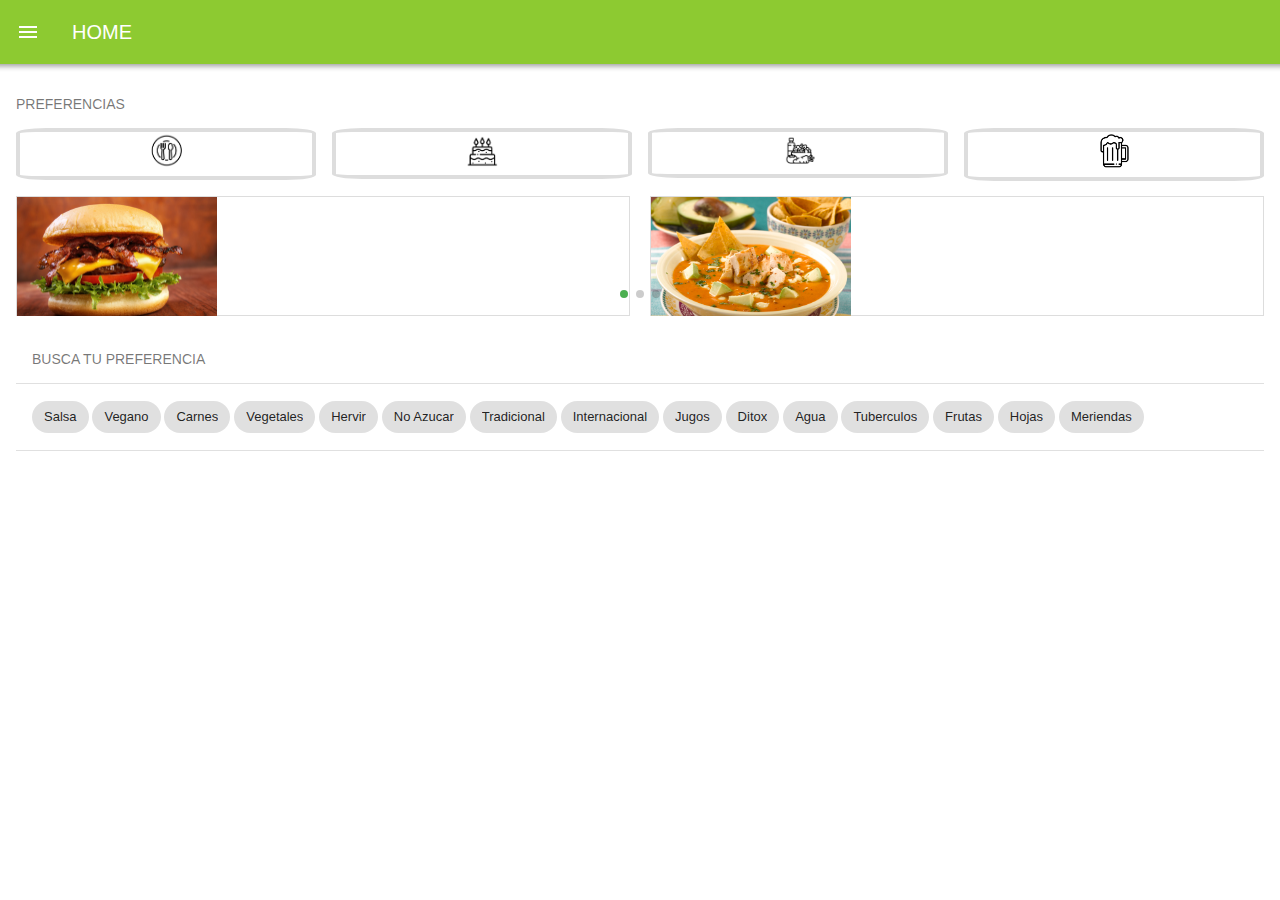
<file: index.html>
<!doctype html>
<html>
<head>
<meta charset="utf-8">
<meta name="viewport" content="width=device-width, initial-scale=1, shrink-to-fit=no">
<title>Uvica</title>
<link href="css/framework7.min.css" rel="stylesheet">
<link href="css/f7-icons.css" rel="stylesheet">
<link href="css/material-icons.css" rel="stylesheet">
<link href="css/style.css" rel="stylesheet">
</head>

<body class="color-theme-green">
	 <div id="app">
      <!-- Statusbar overlay -->
      <div class="statusbar"></div>
		 
	
		 <section class="panel panel-left panel-cover">
			 
			 <div class="block bg-blue-menu"><em class="circle-menu"> <img src="img/chef-cooking-logo-design-template-vector-8933536.jpg" class="img-fluid" width="100"> </em>
			   <h2 class="block-title">COOCK</h2>
				 
			</div>
			 
			 <div class="list media-list">
			 	<ul>
				 	<li>
						<a href="/perfil/" class="item-link item-content panel-close">
							<div class="item-media">
								<i class="material-icons">person</i>
							</div>
							<div class="item-inner">
								Recetas
							</div>
						</a>
					
					</li>
					
					<li>
						<a href="/eventos/" class="item-link item-content panel-close">
							<div class="item-media">
							<i class="material-icons">event</i>
							</div>
							<div class="item-inner">
								ESPECIAL
							</div>
						</a>
					
					</li>
					
					
					
					
					
					
					<li>
						<a href="/inicio/" class="item-link item-content panel-close login-screen modal-in- ">
							<div class="item-media">
								<i class="material-icons">trending_flat</i>
							</div>
							<div class="item-inner">
								Log Out
							</div>
						</a>
					
					</li>
					
				 </ul>
			 </div>
			 
		 </section>

      <!-- Your main view, should have "view-main" class -->
      <div class="view view-main view-init">
        <!-- Initial Page, "data-name" contains page name -->
        <section data-name="home" class="page">

          <!-- Top Navbar -->
          <nav class="navbar">
            <div class="navbar-inner">
				<div class="left">
					<a class="link panel-open" data-panel="left"><i class="material-icons">
menu
</i></a>
				</div>
              <div class="title">
                <p> HOME</p>
              </div>
            </div>
          </nav>
			

          <!-- Scrollable page content -->
          <div class="page-content">
			  
			  <div class="block-title">PREFERENCIAS</div>
			  
<div class="block">
 
  <div class="row"> 
    <div class="col"><img src="img/comida logo.PNG"  width= "50"  > </div>
    <div class="col"><img src="img/pastel.PNG" width= "40"> </div>
    <div class="col"><img src="img/saludable.PNG" width= "40"> </div>
    <div class="col"><img src="img/bebida.PNG" width= "40"> </div> 
  </div>
	
	
	
	<div data-pagination='{"el": ".swiper-pagination"}' data-space-between="20" data-slides-per-view="2" class="swiper-container swiper-init demo-swiper">
  <div class="swiper-pagination"></div>
  <div class="swiper-wrapper">
    <div class="swiper-slide"><img src="img/IMG_3946.JPG" width="200"></div>
    <div class="swiper-slide"><img src="img/IMG_3949.JPG" width="200"></div>
    <div class="swiper-slide"><img src="img/IMG_3952.JPG" width="200"></div>
	 <div class="swiper-slide"><img src="img/IMG_3947.jpg" width="280"></div>
    
  </div>
</div>
			  
<div class="block-title">BUSCA TU PREFERENCIA</div>
<div class="block block-strong">
  <div class="chip">
    <div class="chip-label"> Salsa</div>
  </div>
  <div class="chip">
    <div class="chip-label"> Vegano</div>
  </div>
  <div class="chip">
    <div class="chip-label"> Carnes</div>
  </div>
  <div class="chip">
    <div class="chip-label"> Vegetales</div>
  </div>
  <div class="chip">
    <div class="chip-label">Hervir</div>
  </div>
	<div class="chip">
    <div class="chip-label"> No Azucar</div>
  </div>
  <div class="chip">
    <div class="chip-label">Tradicional</div>
  </div>
  <div class="chip">
    <div class="chip-label">Internacional</div>
  </div>
  <div class="chip">
    <div class="chip-label">Jugos</div>
  </div>
  <div class="chip">
    <div class="chip-label"> Ditox</div>
  </div>
	<div class="chip">
    <div class="chip-label">Agua</div>
  </div>
  <div class="chip">
    <div class="chip-label">Tuberculos</div>
  </div>
  <div class="chip">
    <div class="chip-label">Frutas</div>
  </div>
  <div class="chip">
    <div class="chip-label">Hojas</div>
  </div>
  <div class="chip">
    <div class="chip-label">Meriendas</div>
  </div>
</div>			  			
			  		
			</div>
			  
          </div> <!-- /page-content -->
			
			<div class="block">
  <div class="row">
    
    <button class="col button button-fill button-round link login-screen-close login-screen-close " >BUSCAR</button>
  </div>
</div>
			
		<!-- Los popups van después de /page-content -->
		
			
			
			  <article class="inicio">
				<div class="view">
				  <div class="inicio">
					<div class="page-content login-screen-content">
					  <div class="login-screen-title"> 
					  <form>
						
						
							<article class="inicio">
						  <div class="block-footer">
						    <div class="row">
								 <article class="col-md-4 col-sm-4 col-xs-4"></article>
								   <article class="col-md-4 col-sm-4 col-xs-4"> <img src="img/chef-cooking-logo-design-template-vector-8933536.jpg" class="img-fluid" alt="uvica" width="100"></article>
								   <article class="col-md-4 col-sm-4 col-xs-4"></article>  </div>
						    <h1><strong>BIENVENIDOS </strong></h1>
						    <p>La aplicación hecha para que puedas preparar tus comidas a tu gusto. 
¿Estás listo? 
								
 </p>
							  <div class="block">
  <div class="row">
    
    <button class="col button button-fill button-round link login-screen-close login-screen-close ">CONTINUAR</button>
  </div>
</div>
						    
						  </div>
						
					  </form>
					</div>
				  </div>
				</div>
					</div>
			</article>
  </article>
 
			
        </section>
      </div>
    </div>
	
	
	<script src="js/framework7.min.js"></script>
	<script src="js/my-app.js"></script>
</body>
</html>
</file>
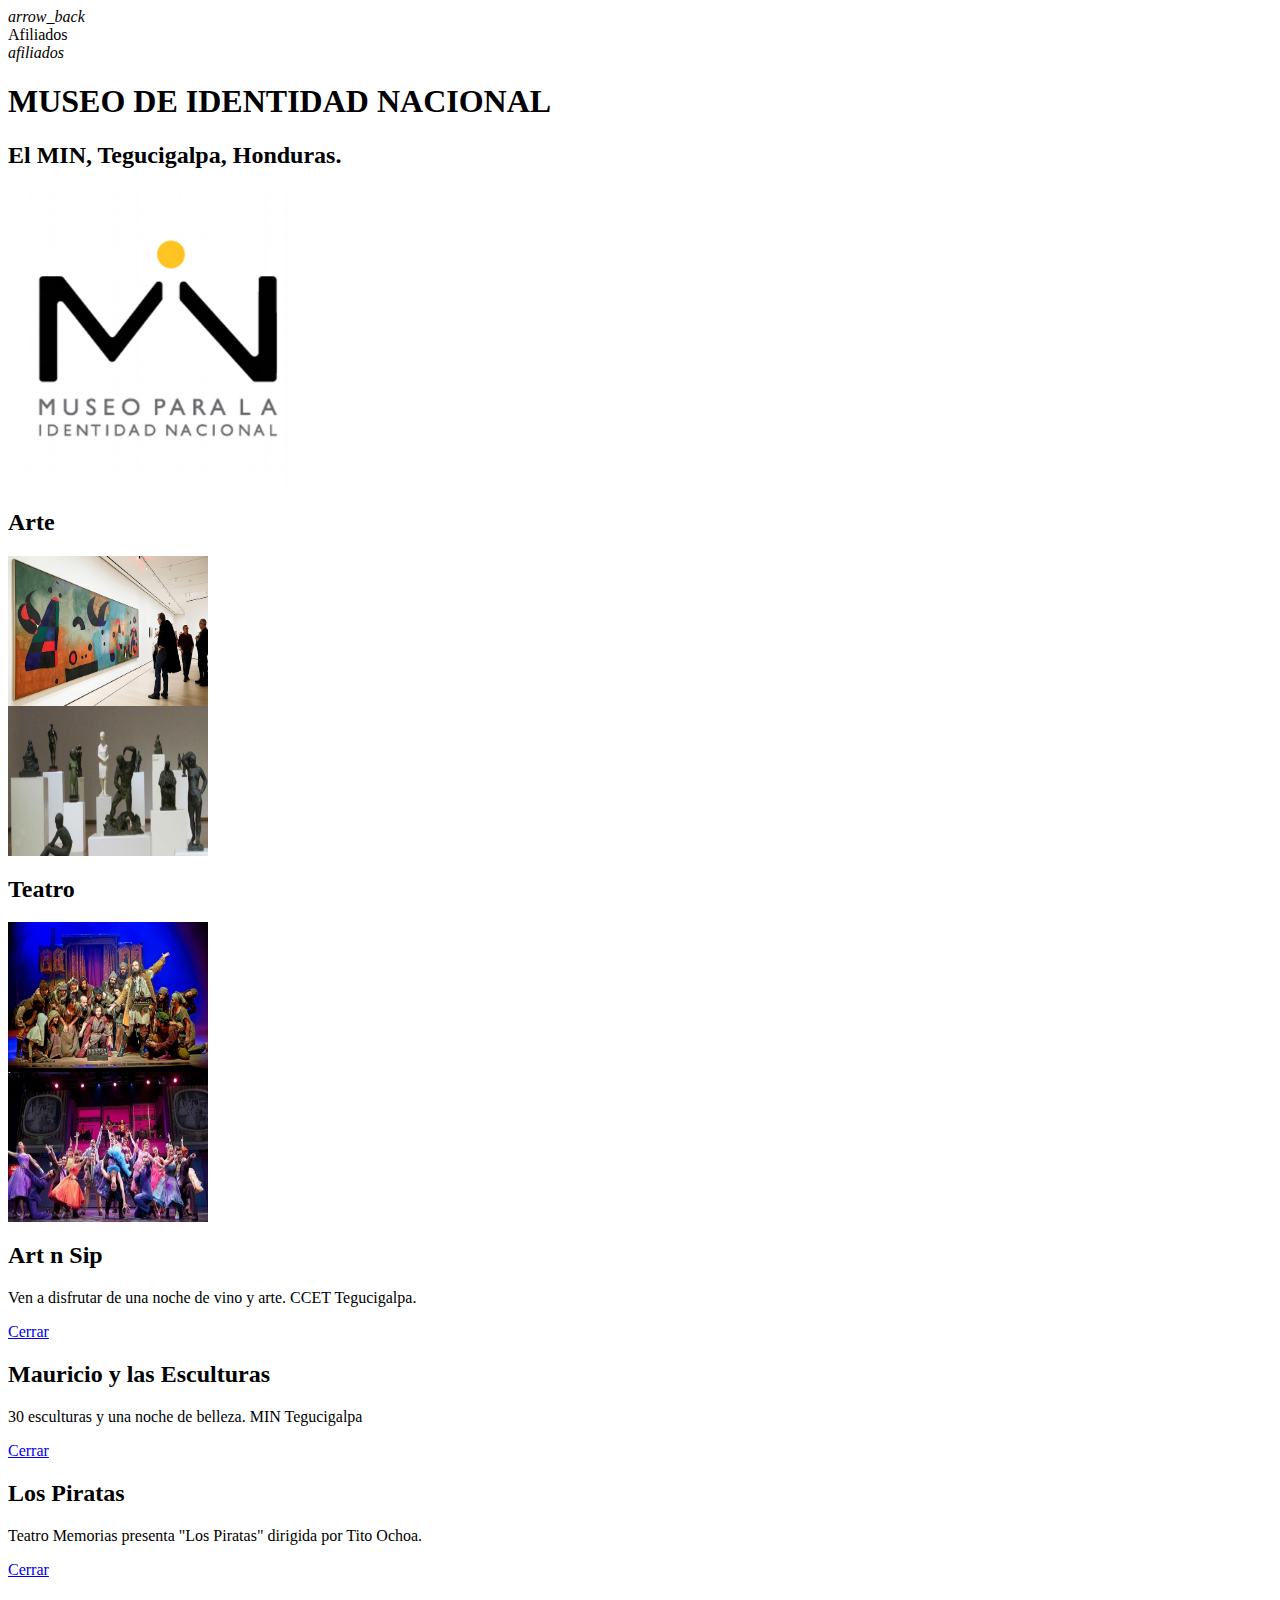
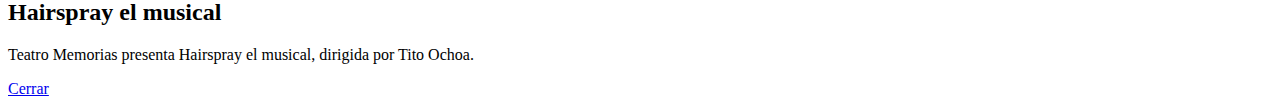
<file: afiliados.html>
<section class="page" data-name="afiliados">
	<nav class="navbar">
		<div class="navbar-inner">
			<div class="left">
				<a class="link back">
					<i class="material-icons">arrow_back</i>
				</a>
			</div>
			<div class="title">Afiliados</div>
			<div class="right">
				<a class="link panel-open" data-panel="left">
					<i class="material-icons">afiliados</i>
				</a>
			</div>
		</div>
	</nav>
	
	<body class="color-theme-green">
	<div class="page-content">
		<!-- aquí va su contenido -->
		<h1>MUSEO DE IDENTIDAD NACIONAL</h1>
		 <h2>El MIN, Tegucigalpa, Honduras.</h2>
	 <img src="img/min.png" width="300" height="300">
		<h2>Arte</h2>
		
		 <article class="block">
			  	<a href="#" class="link popup-open" data-popup=".popup-3"> <img src="img/arte.jpg" width= "200" height="150" ></a>
			  </article>
		 <article class="block">
			  	<a href="#" class="link popup-open" data-popup=".popup-4"> <img src="img/esculturas.jpg" width= "200" height="150" ></a>
			  </article>
	
			<h2>Teatro</h2>
		
		 <article class="block">
			  	<a href="#" class="link popup-open" data-popup=".popup-11"> <img src="img/piratas.jpg" width= "200" height="150" ></a>
			  </article>
		 <article class="block">
			  	<a href="#" class="link popup-open" data-popup=".popup-12"> <img src="img/musical.jpg" width= "200" height="150" ></a>
			  </article>
		
		
	</div><!-- /page-content -->

<article class="popup popup-3">
	<div class="block">
					<h2>Art n Sip </h2>
					<p>Ven a disfrutar de una noche de vino y arte. CCET Tegucigalpa.</p>
					<a href="#" class="link popup-close">Cerrar</a>
				</div>

		</article>
		
		
		<article class="popup popup-4">
	<div class="block">
					<h2>Mauricio y las Esculturas </h2>
					<p>30 esculturas y una noche de belleza. MIN Tegucigalpa</p>
					<a href="#" class="link popup-close">Cerrar</a>
				</div>

		</article>
	
		<article class="popup popup-11">
	<div class="block">
					<h2>Los Piratas</h2>
					<p>Teatro Memorias presenta "Los Piratas" dirigida por Tito Ochoa.</p>
					<a href="#" class="link popup-close">Cerrar</a>
				</div>

		</article>
		<article class="popup popup-12">
	<div class="block">
					<h2>Hairspray el musical</h2>
					<p>Teatro Memorias presenta Hairspray el musical, dirigida por Tito Ochoa.</p>
					<a href="#" class="link popup-close">Cerrar</a>
				</div>

		</article>
</file>
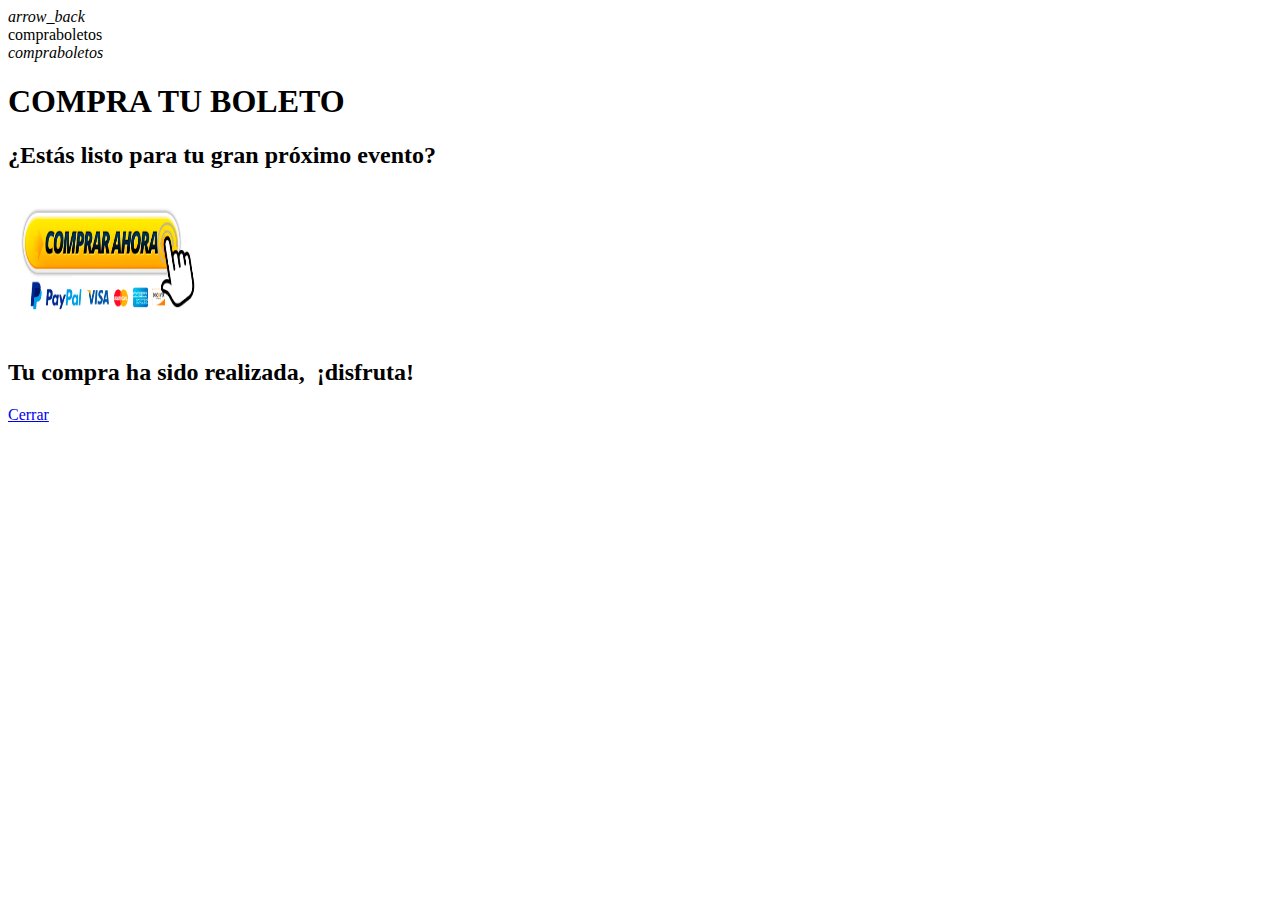
<file: compra boletos.html>
<section class="page" data-name="compraboletos">
	<nav class="navbar">
		<div class="navbar-inner">
			<div class="left">
				<a class="link back">
					<i class="material-icons">arrow_back</i>
				</a>
			</div>
			<div class="title">compraboletos</div>
			<div class="right">
				<a class="link panel-open" data-panel="left">
					<i class="material-icons">compraboletos</i>
				</a>
			</div>
		</div>
	</nav>

	<body class="color-theme-green">
	<div class="page-content">
		<!-- aquí va su contenido -->
		<h1>COMPRA TU BOLETO</h1>
		<h2>¿Estás listo para tu gran próximo evento? </h2>
	  <article class="block">
			  	<a href="#" class="link popup-open" data-popup=".popup-1"> <img src="img/comprar ahora naranja con dedo pulsando.png" width= "200" height="150" ></a>
			  </article>
		 
		
	</div><!-- /page-content -->
<article class="popup popup-1">
				<div class="block">
				  <h2>Tu compra ha sido realizada,&nbsp; ¡disfruta!</h2>
				  <a href="#" class="link popup-close">Cerrar</a>
				</div>
		
			</article>
</file>
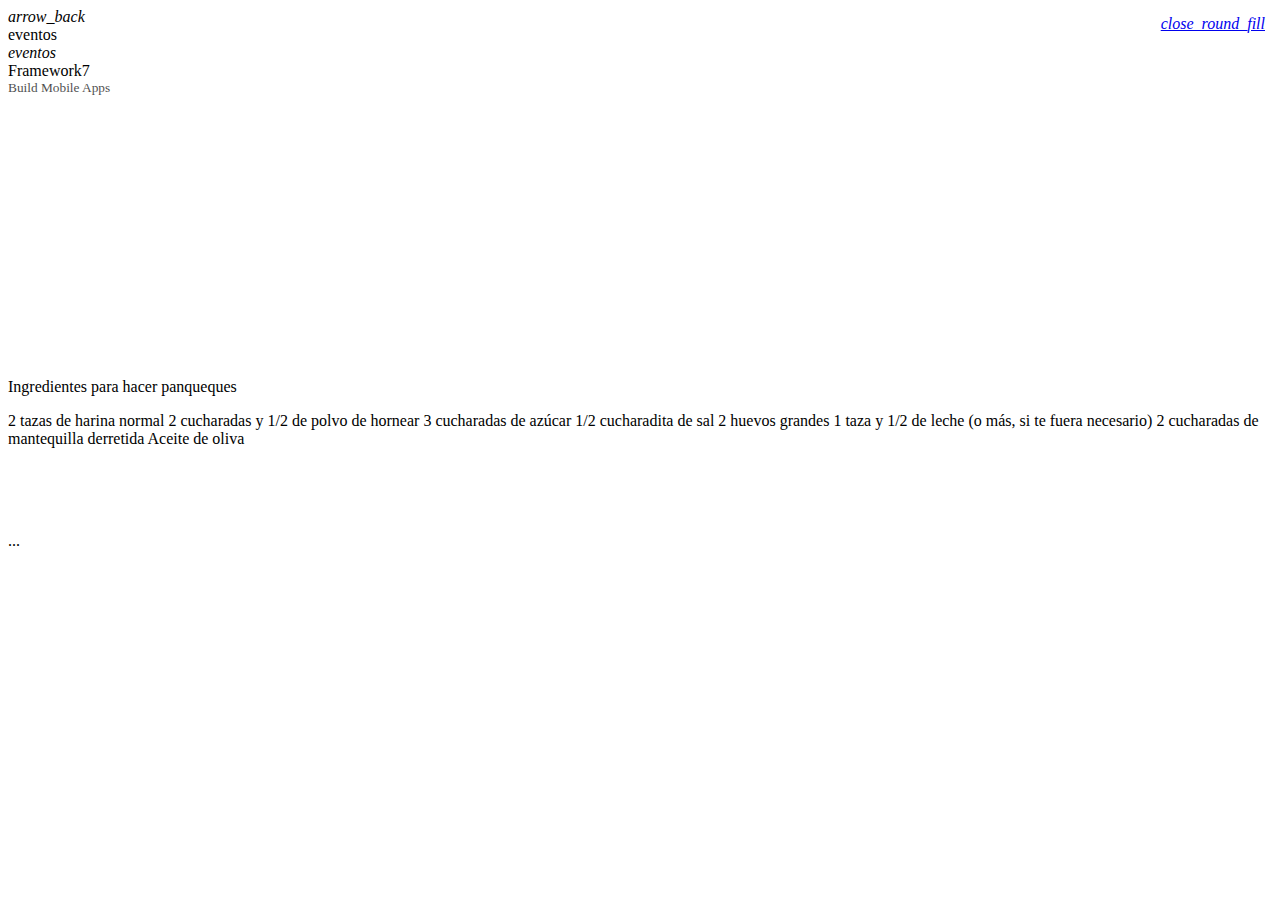
<file: eventos.html>
<section class="page" data-name="eventos">
	<nav class="navbar">
		<div class="navbar-inner">
			<div class="left">
				<a class="link back">
					<i class="material-icons">arrow_back</i>
				</a>
			</div>
			<div class="title">eventos</div>
			<div class="right">
				<a class="link panel-open" data-panel="left">
					<i class="material-icons">eventos</i>
				</a>
			</div>
		</div>
	</nav>

	<body class="color-theme-green">
	<div class="page-content">
		<!-- aquí va su contenido -->
		
		<div class="card card-expandable">
  <div class="card-content">
    <div class="bg-color-red" style="height: 300px">
      <div class="card-header text-color-white display-block">
        Framework7
        <br>
        <small style="opacity: 0.7">Build Mobile Apps</small>
      </div>
      <a href="#" class="link card-close card-opened-fade-in color-white" style="position: absolute; right: 15px; top: 15px">
        <i class="icon f7-icons">close_round_fill</i>
      </a>
    </div>
    <div class="card-content-padding">
      <p>Ingredientes para hacer panqueques</p>
      <p>2 tazas de harina normal 2 cucharadas y 1/2 de polvo de hornear 3 cucharadas de azúcar 1/2 cucharadita de sal 2 huevos grandes 1 taza y 1/2 de leche (o más, si te fuera necesario) 2 cucharadas de mantequilla derretida Aceite de oliva </p>
      <p>&nbsp;</p>
      <p>&nbsp;</p>
... </div>
  </div>
</div>
		
		
		
		
		
		
		
		

		</article>
</file>
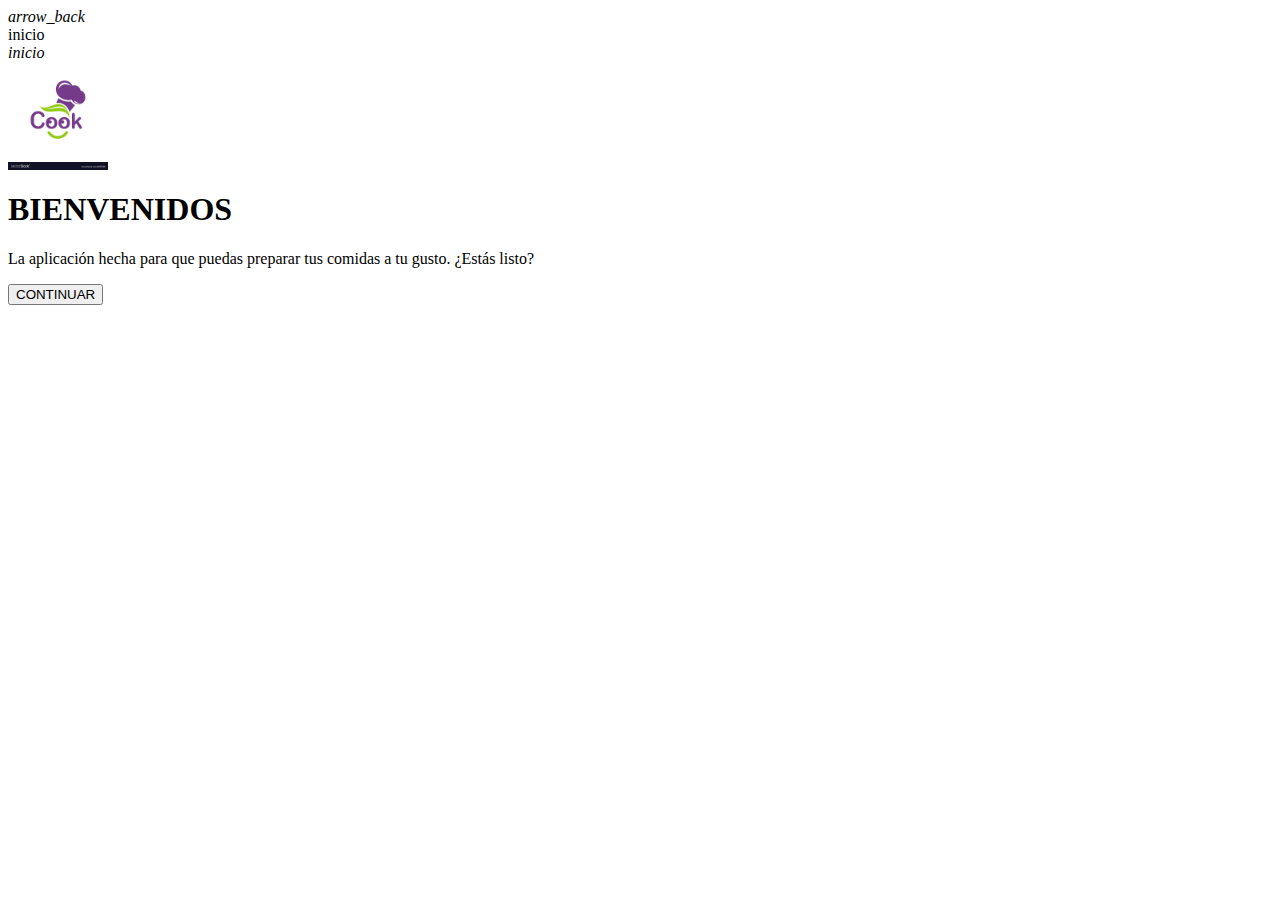
<file: inicio.html>
<section class="page" data-name="inicio">
	<nav class="navbar">
		<div class="navbar-inner">
			<div class="left">
				<a class="link back">
					<i class="material-icons">arrow_back</i>
				</a>
			</div>
			<div class="title">inicio</div>
			<div class="right">
				<a class="link panel-open" data-panel="left">
					<i class="material-icons">inicio</i>
				</a>
			</div>
		</div>
	</nav>

	<body class="color-theme-green">
	<div class="page-content">
		<!-- aquí va su contenido -->
		
	
		
			  <article class="inicio">
				<div class="view">
				  <div class="inicio">
					<div class="page-content login-screen-content">
					  <div class="login-screen-title"> 
					  <form>
						
						
							<article class="inicio">
						  <div class="block-footer">
						    <div class="row">
								 <article class="col-md-4 col-sm-4 col-xs-4"></article>
								   <article class="col-md-4 col-sm-4 col-xs-4"> <img src="img/chef-cooking-logo-design-template-vector-8933536.jpg" class="img-fluid" alt="uvica" width="100"></article>
								   <article class="col-md-4 col-sm-4 col-xs-4"></article>  </div>
						    <h1><strong>BIENVENIDOS </strong></h1>
						    <p>La aplicación hecha para que puedas preparar tus comidas a tu gusto. 
¿Estás listo? 
								
 </p>
							  <div class="block">
  <div class="row">
    
    <button class="col button button-fill button-round link login-screen-close login-screen-close ">CONTINUAR</button>
  </div>
</div>
						    
						  </div>
						
					  </form>
					</div>
				  </div>
				</div>
					</div>
			</article>
  </article>
</file>
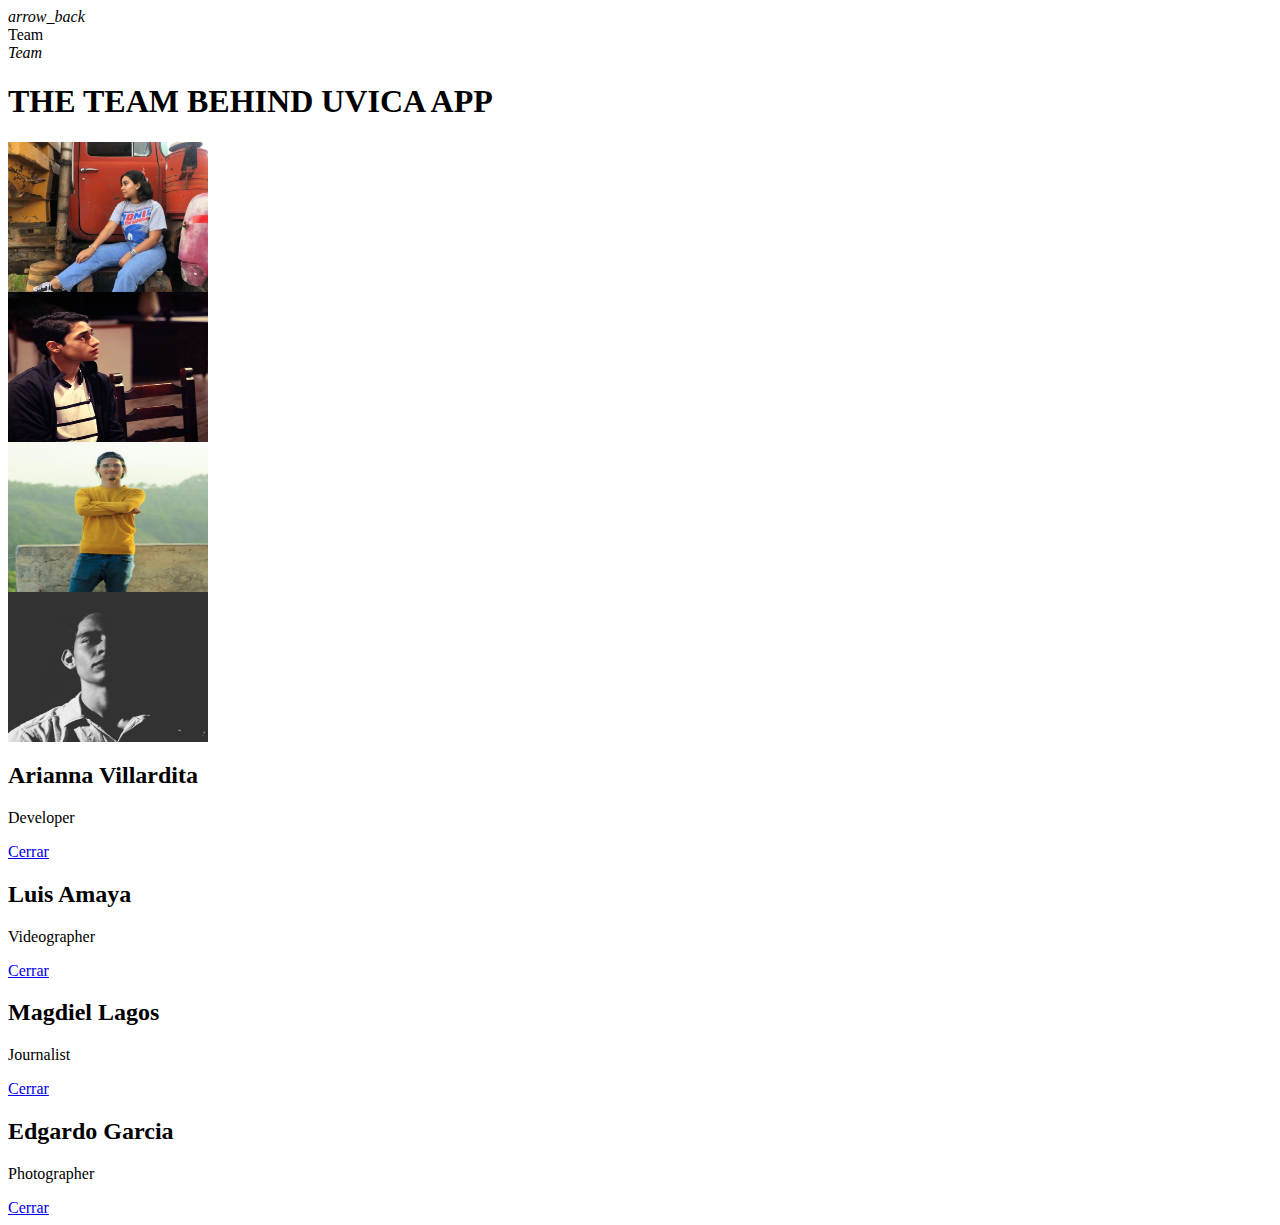
<file: team.html>
<section class="page" data-name="team">
	<nav class="navbar">
		<div class="navbar-inner">
			<div class="left">
				<a class="link back">
					<i class="material-icons">arrow_back</i>
				</a>
			</div>
			<div class="title">Team</div>
			<div class="right">
				<a class="link panel-open" data-panel="left">
					<i class="material-icons">Team</i>
				</a>
			</div>
		</div>
	</nav>

	<body class="color-theme-green">
	<div class="page-content">
		<!-- aquí va su contenido -->
		<h1>THE TEAM BEHIND UVICA APP</h1>
			  <article class="block">
			  	<a href="#" class="link popup-open" data-popup=".popup-1"> <img src="img/Arianna.jpg" width= "200" height="150" ></a>
			  </article>
		 <article class="block">
			  	<a href="#" class="link popup-open" data-popup=".popup-2"> <img src="img/luis.jpg" width= "200" height="150" ></a>
			  </article>
		 <article class="block">
			  	<a href="#" class="link popup-open" data-popup=".popup-3"> <img src="img/magdiel.jpg" width= "200" height="150" ></a>
			  </article>
		 <article class="block">
			  	<a href="#" class="link popup-open" data-popup=".popup-4"> <img src="img/edgardo.jpg" width= "200" height="150" ></a>
			  </article>
		
		</div><!-- /page-content -->
<article class="popup popup-1">
				<div class="block">
					<h2>Arianna Villardita</h2>
					<p>Developer</p>
					<a href="#" class="link popup-close">Cerrar</a>
				</div>
		
			</article>
		
<article class="popup popup-2">
	<div class="block">
					<h2>Luis Amaya </h2>
					<p>Videographer </p>
					<a href="#" class="link popup-close">Cerrar</a>
				</div>

		</article>
		
<article class="popup popup-3">
	<div class="block">
					<h2>Magdiel Lagos</h2>
					<p>Journalist</p>
					<a href="#" class="link popup-close">Cerrar</a>
				</div>

		</article>
		
		
		<article class="popup popup-4">
	<div class="block">
					<h2>Edgardo Garcia</h2>
					<p>Photographer</p>
					<a href="#" class="link popup-close">Cerrar</a>
				</div>

		</article>
</file>
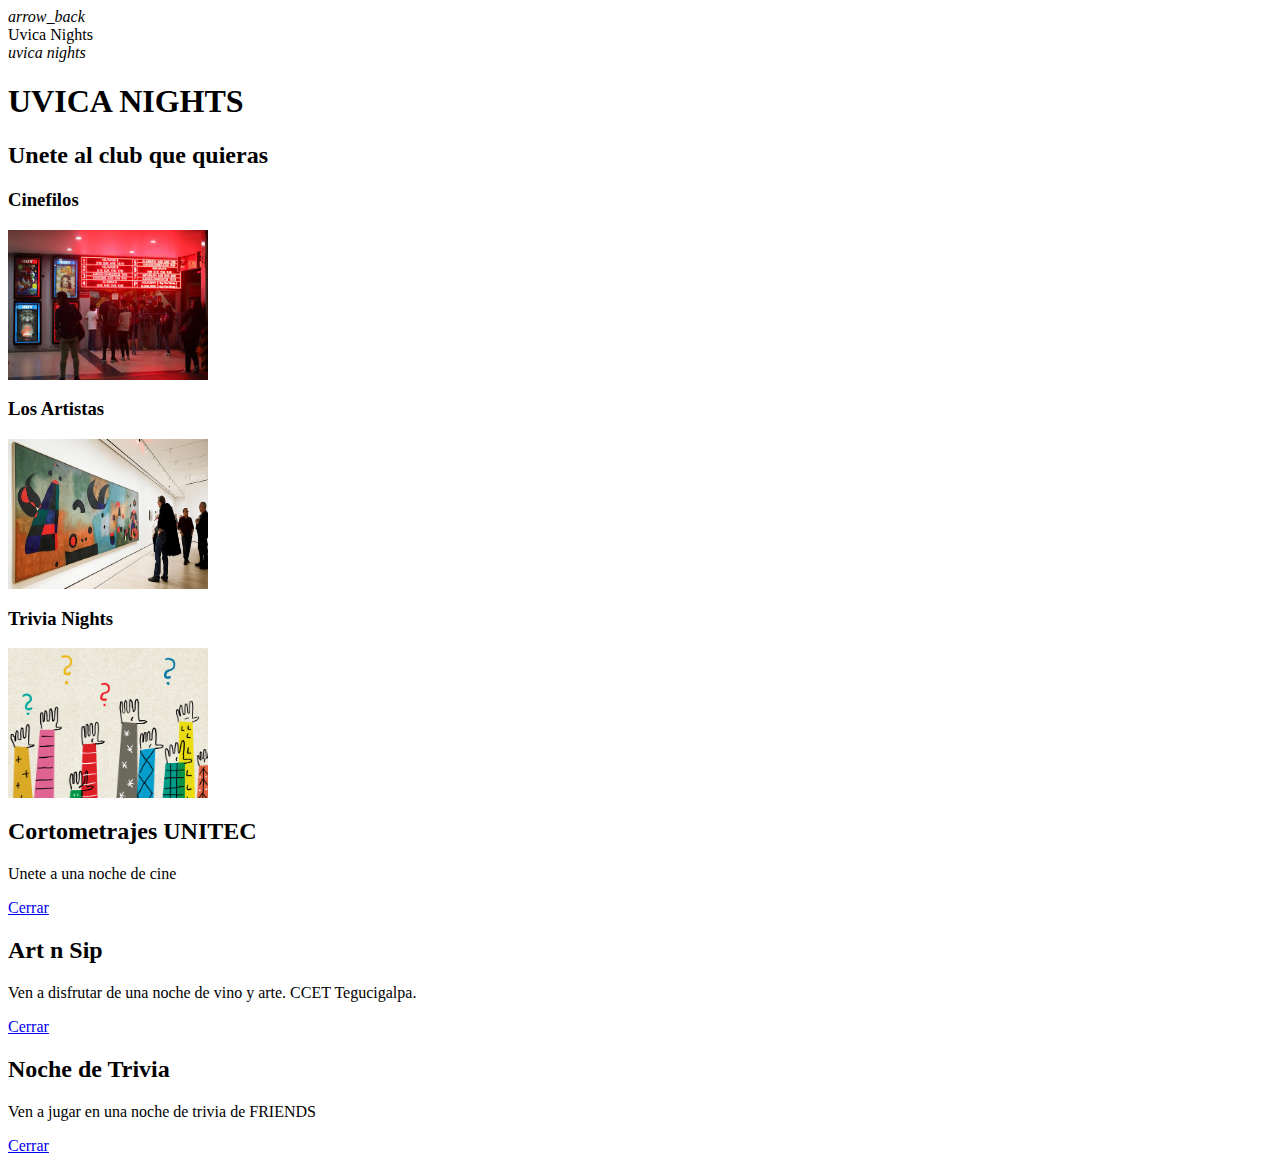
<file: uvicanights.html>
<section class="page" data-name="uvica nights">
	<nav class="navbar">
		<div class="navbar-inner">
			<div class="left">
				<a class="link back">
					<i class="material-icons">arrow_back</i>
				</a>
			</div>
			<div class="title">Uvica Nights</div>
			<div class="right">
				<a class="link panel-open" data-panel="left">
					<i class="material-icons">uvica nights</i>
				</a>
			</div>
		</div>
	</nav>
	
	<body class="color-theme-green">
	<div class="page-content">
		<!-- aquí va su contenido -->
		<h1>UVICA NIGHTS</h1>
		 <h2>Unete al club que quieras</h2>
		<h3>Cinefilos</h3>
		 <article class="block">
			  	<a href="#" class="link popup-open" data-popup=".popup-3"> <img src="img/cine.jpg" width= "200" height="150" ></a>
			  </article>
		<h3>Los Artistas</h3>
		
		 <article class="block">
			  	<a href="#" class="link popup-open" data-popup=".popup-11"> <img src="img/arte.jpg" width= "200" height="150" ></a>
			  </article>
		
			<h3>Trivia Nights</h3>
		 <article class="block">
			  	<a href="#" class="link popup-open" data-popup=".popup-12"> <img src="img/trivia.jpg" width= "200" height="150" ></a>
			  </article>
		
		
	</div><!-- /page-content -->


		
		
		<article class="popup popup-3">
	<div class="block">
					<h2>Cortometrajes UNITEC </h2>
					<p>Unete a una noche de cine</p>
					<a href="#" class="link popup-close">Cerrar</a>
				</div>

		</article>
	<article class="popup popup-11">
	<div class="block">
					<h2>Art n Sip </h2>
					<p>Ven a disfrutar de una noche de vino y arte. CCET Tegucigalpa.</p>
					<a href="#" class="link popup-close">Cerrar</a>
				</div>

		</article>
	
		<article class="popup popup-12">
	<div class="block">
					<h2>Noche de Trivia</h2>
					<p>Ven a jugar en una noche de trivia de FRIENDS</p>
					<a href="#" class="link popup-close">Cerrar</a>
				</div>

		</article>
</file>
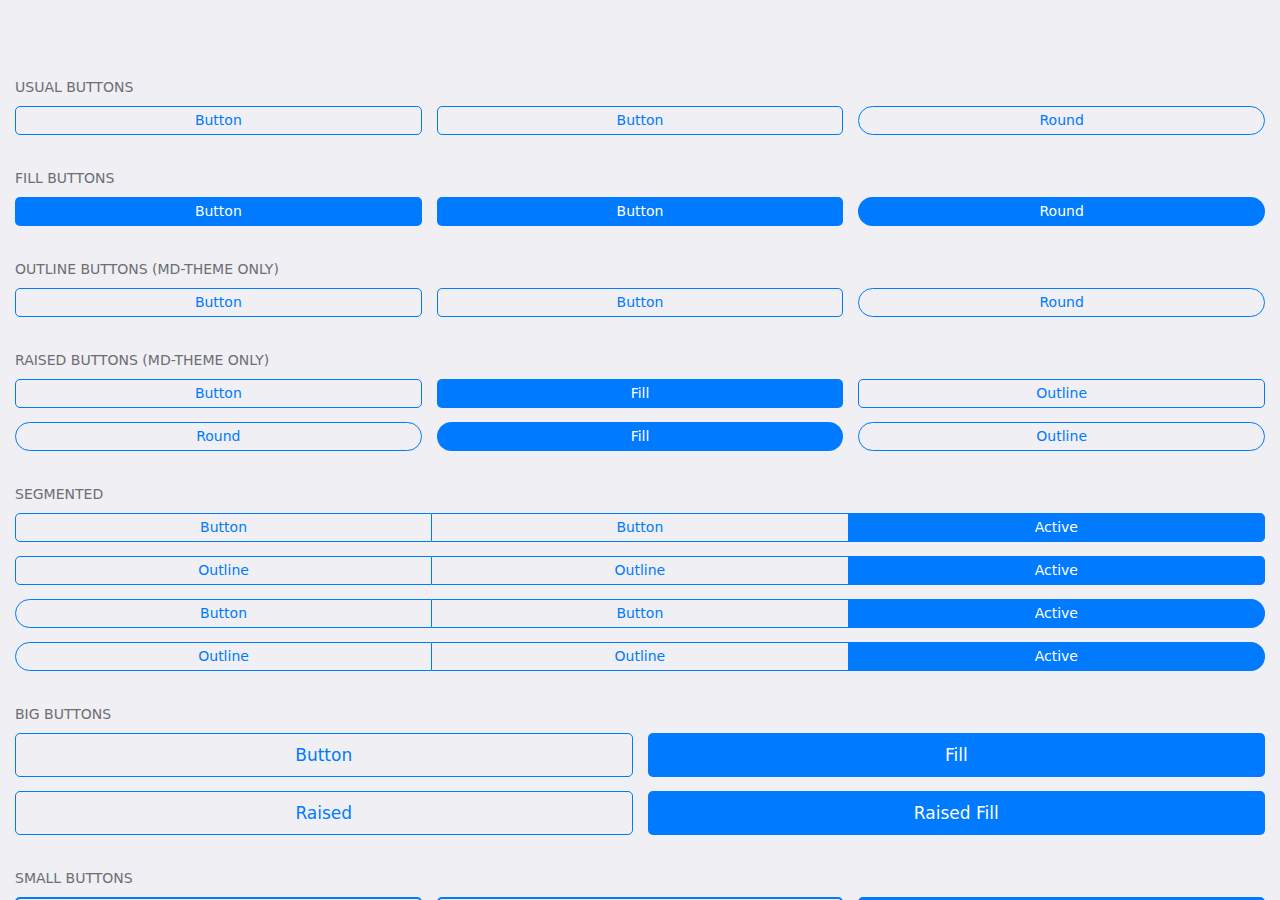
<file: Button _ Framework7 Documentation_files/button.html>
<!DOCTYPE html>
<!-- saved from url=(0052)https://v3.framework7.io/docs-demos/core/button.html -->
<html class="ios device-pixel-ratio-1 device-desktop device-windows support-position-sticky"><head><meta http-equiv="Content-Type" content="text/html; charset=UTF-8">

<meta name="viewport" content="width=device-width, initial-scale=1, maximum-scale=1, minimum-scale=1, user-scalable=no, minimal-ui, viewport-fit=cover">
<meta name="apple-mobile-web-app-capable" content="yes">
<meta name="apple-mobile-web-app-status-bar-style" content="black">
<title>My App</title>
<link rel="stylesheet" href="./framework7.min.css">
</head>
<body>
<div id="app" class="framework7-root">
<div class="view view-main view-init"><div class="navbar"><div class="navbar-inner">
<div class="left"></div>
<div class="title" style="left: 0px;">Buttons</div>
<div class="right"></div>
</div></div>
<div class="page page-current">

<div class="page-content"><div class="block-title">Usual Buttons</div>
<div class="block">
<div class="row">
<button class="button col">Button</button>
<button class="button col">Button</button>
<button class="button col button-round">Round</button>
</div>
</div>
<div class="block-title">Fill Buttons</div>
<div class="block">
<div class="row">
<button class="col button button-fill">Button</button>
<button class="col button button-fill">Button</button>
<button class="col button button-fill button-round">Round</button>
</div>
</div>
<div class="block-title">Outline Buttons (MD-theme only)</div>
<div class="block">
<div class="row">
<button class="col button button-outline">Button</button>
<button class="col button button-outline">Button</button>
<button class="col button button-outline button-round">Round</button>
</div>
</div>
<div class="block-title">Raised Buttons (MD-theme only)</div>
<div class="block">
<p class="row">
<button class="col button button-raised">Button</button>
<button class="col button button-raised button-fill">Fill</button>
<button class="col button button-outline button-raised">Outline</button>
</p>
<p class="row">
<button class="col button button-raised button-round">Round</button>
<button class="col button button-raised button-fill button-round">Fill</button>
<button class="col button button-outline button-round button-raised">Outline</button>
</p>
</div>
<div class="block-title">Segmented</div>
<div class="block">
<p class="segmented segmented-raised">
<button class="button">Button</button>
<button class="button">Button</button>
<button class="button button-active">Active</button>
</p>
<p class="segmented">
<button class="button button-outline">Outline</button>
<button class="button button-outline">Outline</button>
<button class="button button-outline button-active">Active</button>
</p>
<p class="segmented segmented-raised segmented-round">
<button class="button button-round">Button</button>
<button class="button button-round">Button</button>
<button class="button button-round button-active">Active</button>
</p>
<p class="segmented segmented-round">
<button class="button button-round button-outline">Outline</button>
<button class="button button-round button-outline">Outline</button>
<button class="button button-round button-outline button-active">Active</button>
</p>
</div>
<div class="block-title">Big Buttons</div>
<div class="block">
<p class="row">
<button class="col button button-big">Button</button>
<button class="col button button-big button-fill">Fill</button>
</p>
<p class="row">
<button class="col button button-big button-raised">Raised</button>
<button class="col button button-big button-raised button-fill">Raised Fill</button>
</p>
</div>
<div class="block-title">Small Buttons</div>
<div class="block">
<p class="row">
<button class="col button button-small">Button</button>
<button class="col button button-small button-outline">Outline</button>
<button class="col button button-small button-fill">Fill</button>
</p>
<p class="row">
<button class="col button button-small button-round">Button</button>
<button class="col button button-small button-round button-outline">Outline</button>
<button class="col button button-small button-round button-fill">Fill</button>
</p>
</div>
<div class="block-title">Color Buttons</div>
<div class="block">
<p class="row">
<button class="col button color-red">Red</button>
<button class="col button color-green">Green</button>
<button class="col button color-blue">Blue</button>
</p>
<p class="row">
<button class="col button color-pink">Pink</button>
<button class="col button color-yellow">Yellow</button>
<button class="col button color-orange">Orange</button>
</p>
<p class="row">
<button class="col button color-gray">Gray</button>
<button class="col button color-black">Black</button>
</p>
</div>
<div class="block-title">Color Fill Buttons</div>
<div class="block">
<p class="row">
<button class="col button button-fill color-red">Red</button>
<button class="col button button-fill color-green">Green</button>
<button class="col button button-fill color-blue">Blue</button>
</p>
<p class="row">
<button class="col button button-fill color-pink">Pink</button>
<button class="col button button-fill color-yellow">Yellow</button>
<button class="col button button-fill color-orange">Orange</button>
</p>
<p class="row">
<button class="col button button-fill color-gray">Gray</button>
<button class="col button button-fill color-black">Black</button>
<button class="col button button-fill color-white text-color-black">White</button>
</p>
</div>
</div>
</div>
</div>
</div>
<script type="text/javascript" src="./framework7.min.js.descarga"></script>
<script>
      var theme = 'ios';
      if (location.href.indexOf('theme=md') >= 0) theme = 'md';
      var plugin = {
        params: {
          theme: theme,
          root: '#app',
        }
      };
      if (Framework7.use) Framework7.use(plugin);
      else if (Framework7.Class && Framework7.Class.use) Framework7.Class.use(plugin);
      
    </script>
<script>var app = new Framework7();</script>

</body></html>
</file>
<file: css/f7-icons.css>
@font-face {
  font-family: 'Framework7 Icons';
  font-style: normal;
  font-weight: 400;
  src: url("../fonts/Framework7Icons-Regular.eot");
  src: url("../fonts/Framework7Icons-Regular.woff2") format("woff2"),
       url("../fonts/Framework7Icons-Regular.woff") format("woff"),
       url("../fonts/Framework7Icons-Regular.ttf") format("truetype");
}

.f7-icons {
  font-family: 'Framework7 Icons';
  font-weight: normal;
  font-style: normal;
  font-size: 25px;
  line-height: 1;
  letter-spacing: normal;
  text-transform: none;
  display: inline-block;
  white-space: nowrap;
  word-wrap: normal;
  direction: ltr;
  -webkit-font-smoothing: antialiased;
  text-rendering: optimizeLegibility;
  -moz-osx-font-smoothing: grayscale;
  -webkit-font-feature-settings: "liga";
  -moz-font-feature-settings: "liga=1";
  -moz-font-feature-settings: "liga";
  font-feature-settings: "liga";
  text-align: center;
}
</file>
<file: css/material-icons.css>
@font-face {
  font-family: 'Material Icons';
  font-style: normal;
  font-weight: 400;
  src: url(../fonts/MaterialIcons-Regular.eot); /* For IE6-8 */
  src: local('../fonts/Material Icons'),
       local('../fonts/MaterialIcons-Regular'),
       url(../fonts/MaterialIcons-Regular.woff2) format('woff2'),
       url(../fonts/MaterialIcons-Regular.woff) format('woff'),
       url(../fonts/MaterialIcons-Regular.ttf) format('truetype');
}

.material-icons {
  font-family: 'Material Icons';
  font-weight: normal;
  font-style: normal;
  font-size: 24px;  /* Preferred icon size */
  display: inline-block;
  line-height: 1;
  text-transform: none;
  letter-spacing: normal;
  word-wrap: normal;
  white-space: nowrap;
  direction: ltr;
  -webkit-font-smoothing: antialiased;
  text-rendering: optimizeLegibility;
  -moz-osx-font-smoothing: grayscale;
  font-feature-settings: 'liga';
}
</file>
<file: css/style.css>
.bg-blue-menu{
	background-color: #8dca31;
	color: #000;
	text-align: center;
}
.block.bg-blue-menu{
	margin-top: 0;
	padding: 20px 0;
}
.circle-menu{
	width: 80px;
	height: 80px;
	line-height: 80px;
	border-radius: 100%;
	background-color: #fff;
	color: #8dca31;
	text-align: center;
	display: block;
	margin: 0 auto;
}

.bg-blue-menu .block-title{
	color: #fff;
	margin-top: 10px;
}
.panel-left{
	background-color: #fff;
	color: #000;
}

.panel-left .list{
	color: #8dca31;
	font-size: 14px;
}

.i-blanco{
	color: #000;
}

h1,h2,h3,h4,h5,h6{
	margin: 5px 0;
}

.img-fluid{
	max-width: 100%;
	display: block;
}

.card-producto h2{
	font-size: 30px;
	
}

.card-producto i{
	color: #8dca31;
}

.card-producto h3{
	font-size: 16px;
}

.card-producto .card-header{
	padding: 0;
}
.navbar-inner{
	background-color:#8dca31;
}
.statusbar{
	color: #8dca31;
}

div[class*="col"] {
  background: #fff;
  text-align: center!important;
  color: #000;
  border: 4px solid #ddd;
  padding: 20px 20;
  margin-bottom: 15px;
  font-size: 12px;
	border-radius: 10%;
	
	
	
}


	
	
}

demo-swiper .swiper-slide {
  font-size: 25px;
  font-weight: 300;
  
  justify-content: center;
  align-items: center;
  background: #fff;
  color: #000;
	padding: 100px 0;
}
.demo-swiper .swiper-slide {
  box-sizing: border-box;
  border: 1px solid #ddd;
  background: #fff;
}
.demo-swiper {
  margin: 0px 0 35px;
  font-size: 18px;
  height: 120px;
}
.demo-swiper.demo-swiper-auto .swiper-slide {
  width: 85%;
}
.demo-swiper.demo-swiper-auto .swiper-slide:nth-child(2n) {
  width: 70%;
}
.demo-swiper.demo-swiper-auto .swiper-slide:nth-child(3n) {
  width: 30%;
}

:root {
  --f7-card-bg-color: #fff;
  --f7-card-outline-border-color: rgba(0, 0, 0, 0.12);
  --f7-card-border-radius: 4px;
  --f7-card-font-size: inherit;
  --f7-card-header-text-color: inherit;
  --f7-card-header-font-weight: 400;
  --f7-card-header-border-color: #e1e1e1;
  --f7-card-footer-border-color: #e1e1e1;
  --f7-card-footer-font-weight: 400;
  --f7-card-footer-font-size: inherit;
  --f7-card-expandable-bg-color: #fff;
  --f7-card-expandable-font-size: 16px;
  --f7-card-expandable-tablet-width: 670px;
  --f7-card-expandable-tablet-height: 670px;
}
:root .theme-dark,
:root.theme-dark {
  --f7-card-bg-color: #1c1c1d;
  --f7-card-expandable-bg-color: #1c1c1d;
  --f7-card-outline-border-color: #282829;
  --f7-card-header-border-color: #282829;
  --f7-card-footer-border-color: #282829;
  --f7-card-footer-text-color: #8E8E93;
}
.ios {
  --f7-card-margin-horizontal: 10px;
  --f7-card-margin-vertical: 10px;
  --f7-card-box-shadow: 0px 1px 2px rgba(0, 0, 0, 0.2);
  --f7-card-content-padding-horizontal: 15px;
  --f7-card-content-padding-vertical: 15px;
  --f7-card-header-font-size: 17px;
  --f7-card-header-padding-vertical: 10px;
  --f7-card-header-padding-horizontal: 15px;
  --f7-card-header-min-height: 44px;
  --f7-card-footer-text-color: #6d6d72;
  --f7-card-footer-padding-vertical: 10px;
  --f7-card-footer-padding-horizontal: 15px;
  --f7-card-footer-min-height: 44px;
  --f7-card-expandable-margin-horizontal: 20px;
  --f7-card-expandable-margin-vertical: 30px;
  --f7-card-expandable-box-shadow: 0px 20px 40px rgba(0, 0, 0, 0.3);
  --f7-card-expandable-border-radius: 15px;
  --f7-card-expandable-tablet-border-radius: 5px;
  --f7-card-expandable-header-font-size: 27px;
  --f7-card-expandable-header-font-weight: bold;
}
.md {
  --f7-card-margin-horizontal: 8px;
  --f7-card-margin-vertical: 8px;
  --f7-card-box-shadow: var(--f7-elevation-1);
  --f7-card-content-padding-horizontal: 16px;
  --f7-card-content-padding-vertical: 16px;
  --f7-card-header-font-size: 16px;
  --f7-card-header-padding-vertical: 4px;
  --f7-card-header-padding-horizontal: 16px;
  --f7-card-header-min-height: 48px;
  --f7-card-footer-text-color: #757575;
  --f7-card-footer-padding-vertical: 4px;
  --f7-card-footer-padding-horizontal: 16px;
  --f7-card-footer-min-height: 48px;
  --f7-card-expandable-margin-horizontal: 12px;
  --f7-card-expandable-margin-vertical: 24px;
  --f7-card-expandable-box-shadow: var(--f7-elevation-10);
  --f7-card-expandable-border-radius: 8px;
  --f7-card-expandable-tablet-border-radius: 4px;
  --f7-card-expandable-header-font-size: 24px;
  --f7-card-expandable-header-font-weight: 500;
}
.aurora {
  --f7-card-margin-horizontal: 10px;
  --f7-card-margin-vertical: 10px;
  --f7-card-box-shadow: 0px 1px 2px rgba(0, 0, 0, 0.15);
  --f7-card-content-padding-horizontal: 15px;
  --f7-card-content-padding-vertical: 15px;
  --f7-card-header-font-size: 14px;
  --f7-card-header-font-weight: bold;
  --f7-card-header-padding-vertical: 10px;
  --f7-card-header-padding-horizontal: 15px;
  --f7-card-header-min-height: 38px;
  --f7-card-footer-text-color: rgba(0, 0, 0, 0.6);
  --f7-card-footer-padding-vertical: 10px;
  --f7-card-footer-padding-horizontal: 15px;
  --f7-card-footer-min-height: 38px;
  --f7-card-expandable-margin-horizontal: 10px;
  --f7-card-expandable-margin-vertical: 20px;
  --f7-card-expandable-box-shadow: 0px 5px 10px rgba(0, 0, 0, 0.15);
  --f7-card-expandable-border-radius: 15px;
  --f7-card-expandable-tablet-border-radius: 5px;
  --f7-card-expandable-header-font-size: 27px;
  --f7-card-expandable-header-font-weight: bold;
</file>
